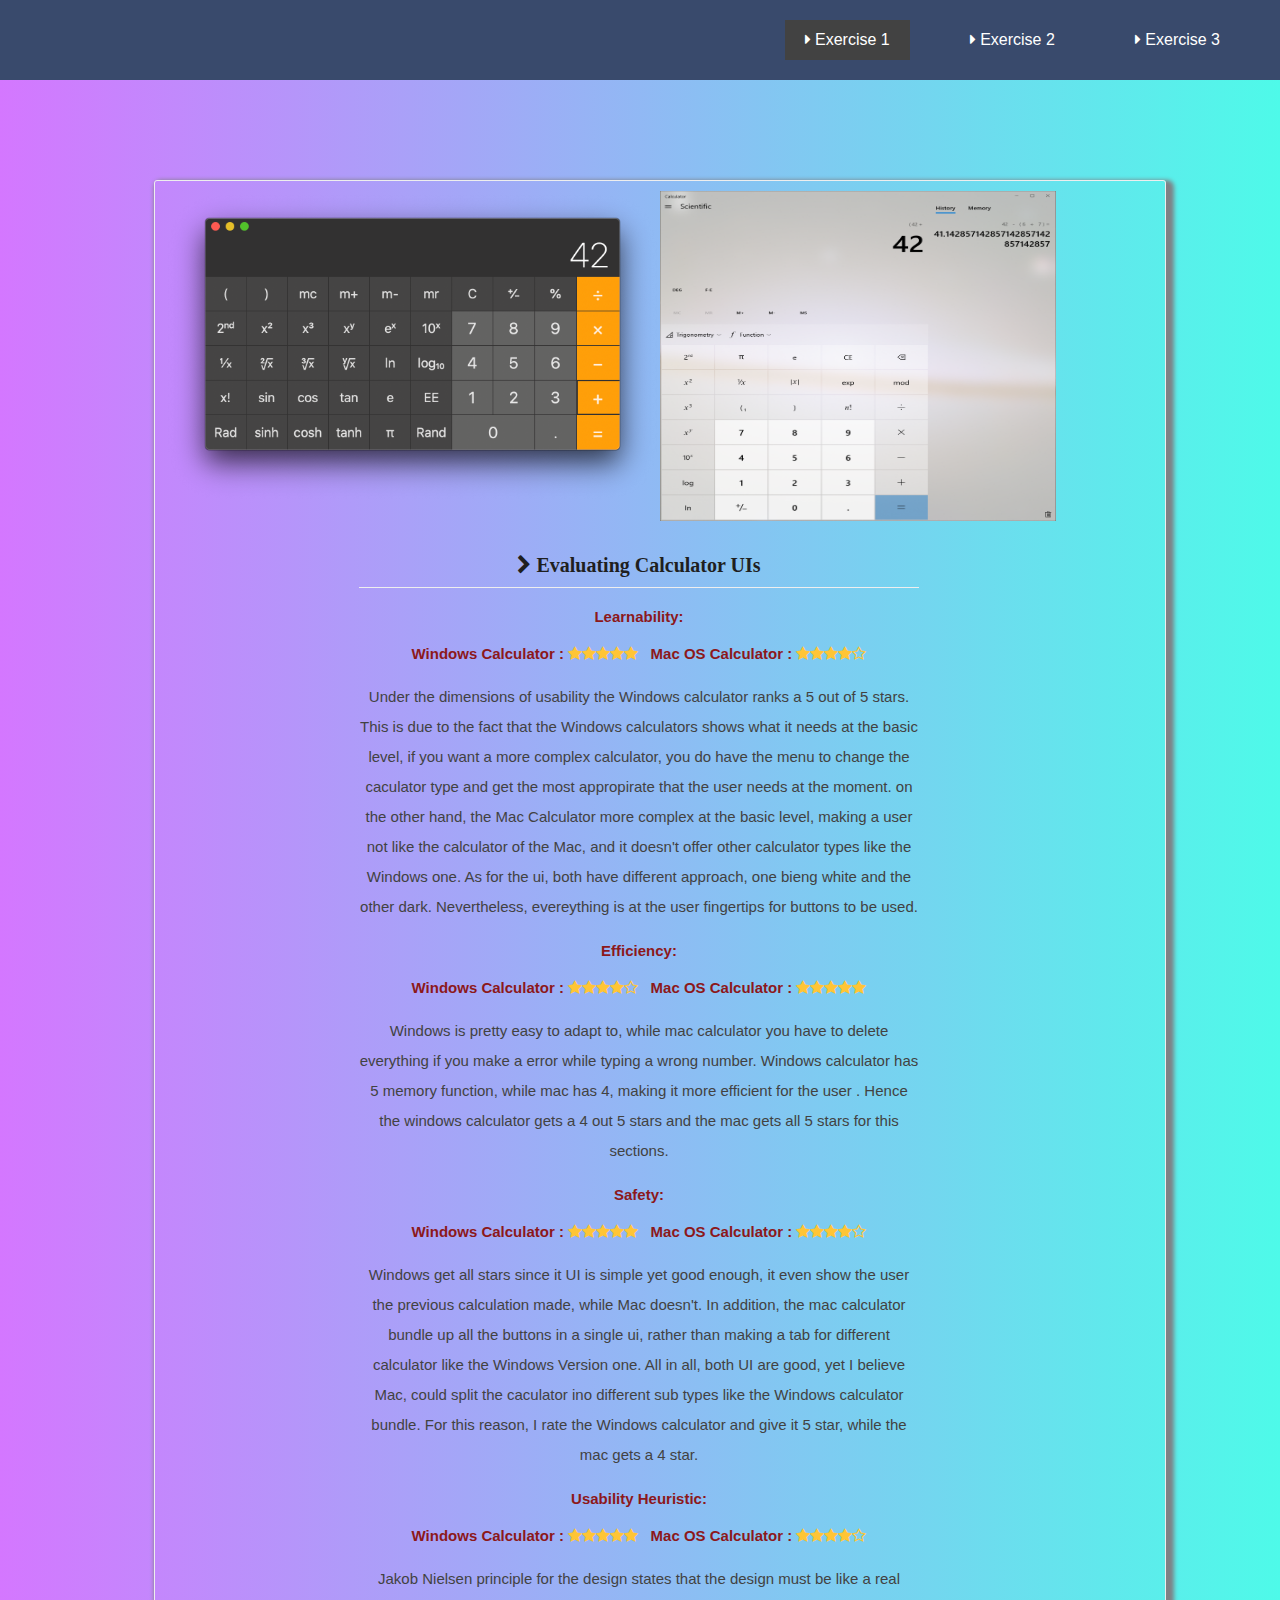
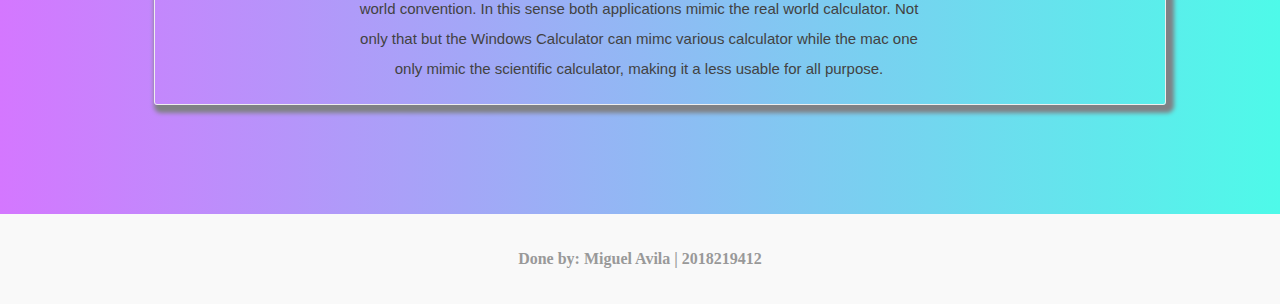
<file: exercise-1/index.html>
<!--CMPS3141-HCI - AS4-21S1
Collaborators:
Date: October 6, 2021
 -->
<!DOCTYPE html>
<html lang="en">

<head>
	<meta charset="UTF-8" />
	<title>Miguel Avila | Exercise 1</title>
	<link rel="stylesheet" href="../writeup.css" />
	<link rel="stylesheet" href="https://cdnjs.cloudflare.com/ajax/libs/font-awesome/4.7.0/css/font-awesome.min.css" />
</head>


<body>
	<nav>
		<a href="../exercise-3/index.html"><i class="fa fa-caret-right" aria-hidden="true"></i> Exercise 3</a>
		<a href="../exercise-2/index.html"><i class="fa fa-caret-right" aria-hidden="true"></i> Exercise 2</a>
		<a href="index.html" id="active"><i class="fa fa-caret-right" aria-hidden="true"></i> Exercise 1</a>
	</nav>
	<div class="wrapper">
		<!-- add a write up for two Calculators -->
		<div class="container card" style = "text-align: center;">
			<img src="./img/calc-osx.png" alt="mac calculator" style = "width: 50%; height: 50%;"> <img src="./img/calc-win10.png" alt="Win 10 calculator" style = "width: 40%;"> 
			<h2 style="margin: 10px 0px 10px 9rem;">
				<br>
				<i class="fa fa-chevron-right" aria-hidden="true"></i>
				Evaluating Calculator UIs
			</h2>

			<h3 style="margin: 10px 0px 10px 9rem;">
				Learnability:
				</h3> <h3 style="margin: 10px 0px 10px 9rem;"> Windows Calculator : <i class="fa fa-star" aria-hidden="true"></i><i class="fa fa-star" aria-hidden="true"></i><i class="fa fa-star" aria-hidden="true"></i><i class="fa fa-star" aria-hidden="true"></i><i
					class="fa fa-star" aria-hidden="true"></i> &nbsp;  Mac OS Calculator : <i class="fa fa-star" aria-hidden="true"></i><i class="fa fa-star" aria-hidden="true"></i><i class="fa fa-star" aria-hidden="true"></i><i class="fa fa-star" aria-hidden="true"></i><i class="fa fa-star-o"
						aria-hidden="true"></i>
			</h3>
			<p style="margin: 10px 0px 10px 9rem;">
				Under the dimensions of usability the Windows calculator ranks a 5 out of 5 stars. This is due to the fact that the Windows calculators
				shows what it needs at the basic level, if you want a more complex calculator, you do have the menu to change the caculator type and 
				get the most appropirate that the user needs at the moment. on the other hand, the Mac Calculator more complex at the basic level, making a user 
				not like the calculator of the Mac, and it doesn't offer other calculator types like the Windows one. As for the ui, both have different approach, one bieng 
				white and the other dark. Nevertheless, evereything is at the user fingertips for buttons to be used.
			</p>

			<h3 style="margin: 10px 0px 10px 9rem;">
				Efficiency:</h3>
				<h3 style="margin: 10px 0px 10px 9rem;">
				 Windows Calculator : <i class="fa fa-star" aria-hidden="true"></i><i class="fa fa-star" aria-hidden="true"></i><i
					class="fa fa-star" aria-hidden="true"></i><i class="fa fa-star" aria-hidden="true"></i><i class="fa fa-star-o"
					aria-hidden="true"></i> &nbsp; Mac OS Calculator : <i class="fa fa-star" aria-hidden="true"></i><i
					class="fa fa-star" aria-hidden="true"></i><i class="fa fa-star" aria-hidden="true"></i><i class="fa fa-star"
					aria-hidden="true"></i><i class="fa fa-star" aria-hidden="true"></i>
			</h3>
			<p style="margin: 10px 0px 10px 9rem;">
				Windows is pretty easy to adapt to, while mac calculator you have to delete everything if you make a error while typing a wrong 
				number. Windows calculator has 5 memory function, while mac has 4, making it more efficient for the user . Hence the windows calculator gets a 
				4 out 5 stars and the mac gets all 5 stars for this sections.
			</p>

			<h3 style="margin: 10px 0px 10px 9rem;">
				Safety:</h3>
			<h3 style="margin: 10px 0px 10px 9rem;">
				Windows Calculator : <i class="fa fa-star" aria-hidden="true"></i><i class="fa fa-star" aria-hidden="true"></i><i
					class="fa fa-star" aria-hidden="true"></i><i class="fa fa-star" aria-hidden="true"></i><i class="fa fa-star"
					aria-hidden="true"></i> &nbsp; Mac OS Calculator : <i class="fa fa-star" aria-hidden="true"></i><i
					class="fa fa-star" aria-hidden="true"></i><i class="fa fa-star" aria-hidden="true"></i><i class="fa fa-star"
					aria-hidden="true"></i><i class="fa fa-star-o" aria-hidden="true"></i>
			</h3>
			<p style="margin: 10px 0px 10px 9rem;">
				Windows get all stars since it UI is simple yet good enough, it even show the user the previous calculation made,
				while Mac doesn't. In addition, the mac calculator bundle up all the buttons
				in a single ui, rather than making a tab for different calculator like the Windows Version one. All in all, both UI
				are good, yet I believe Mac, could split the caculator ino different sub types like the Windows calculator bundle.
				For this reason, I rate the Windows calculator and give it 5 star, while the mac gets a 4 star.
			</p>

			<h3 style="margin: 10px 0px 10px 9rem;">
				Usability Heuristic:</h3>
			<h3 style="margin: 10px 0px 10px 9rem;">
				Windows Calculator : <i class="fa fa-star" aria-hidden="true"></i><i class="fa fa-star" aria-hidden="true"></i><i
					class="fa fa-star" aria-hidden="true"></i><i class="fa fa-star" aria-hidden="true"></i><i class="fa fa-star"
					aria-hidden="true"></i> &nbsp; Mac OS Calculator : <i class="fa fa-star" aria-hidden="true"></i><i
					class="fa fa-star" aria-hidden="true"></i><i class="fa fa-star" aria-hidden="true"></i><i class="fa fa-star"
					aria-hidden="true"></i><i class="fa fa-star-o" aria-hidden="true"></i>
			</h3>
			<p style="margin: 10px 0px 10px 9rem;">
				Jakob Nielsen principle for the design states that the design must be like a real world convention. In this 
				sense both applications mimic the real world calculator. Not only that but the Windows Calculator can mimc various 
				calculator while the mac one only mimic the scientific calculator, making it a less usable for all purpose.
			</p>
		</div>
		<!-- End for Calculators-->
	</div><!-- End of wrapper-->

	<footer>
		<div>
			<h4 id="credits">Done by: Miguel Avila | 2018219412 </h4>
		</div>
	</footer>
</body>

</html>
</file>
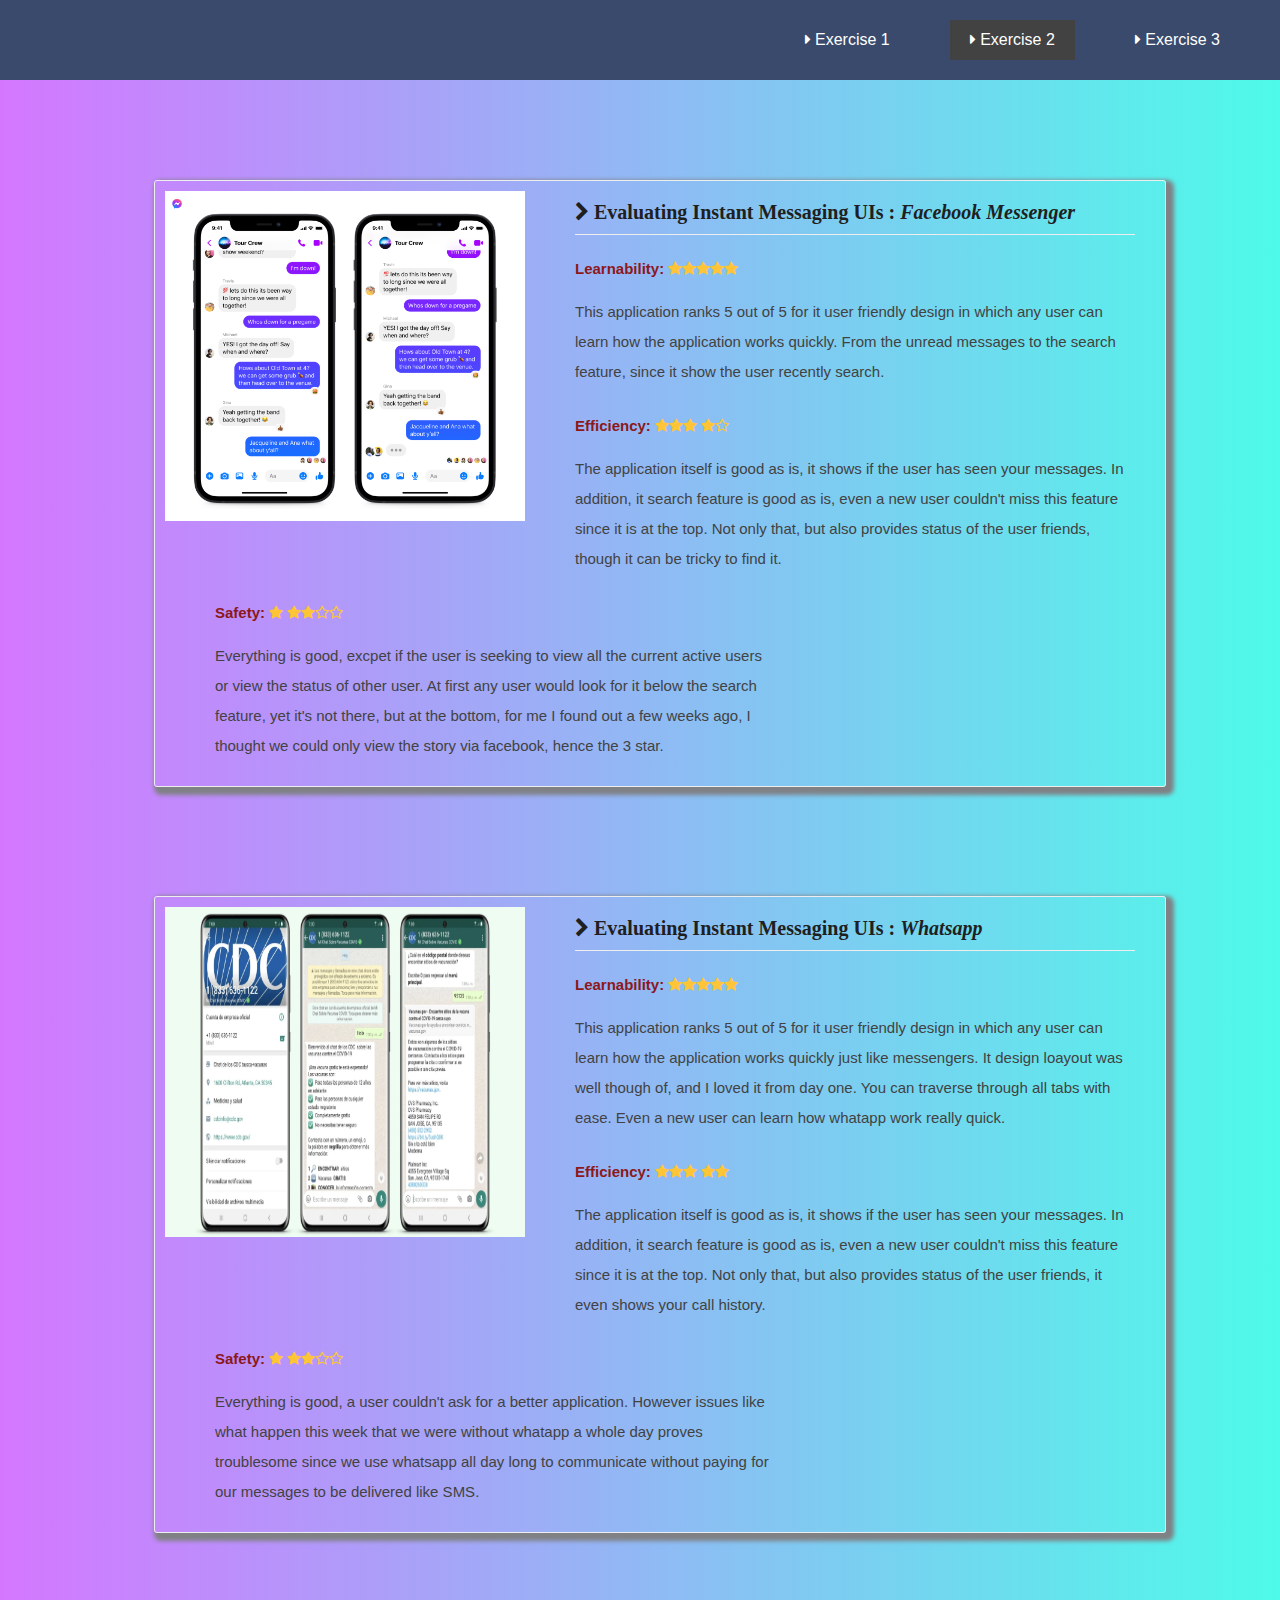
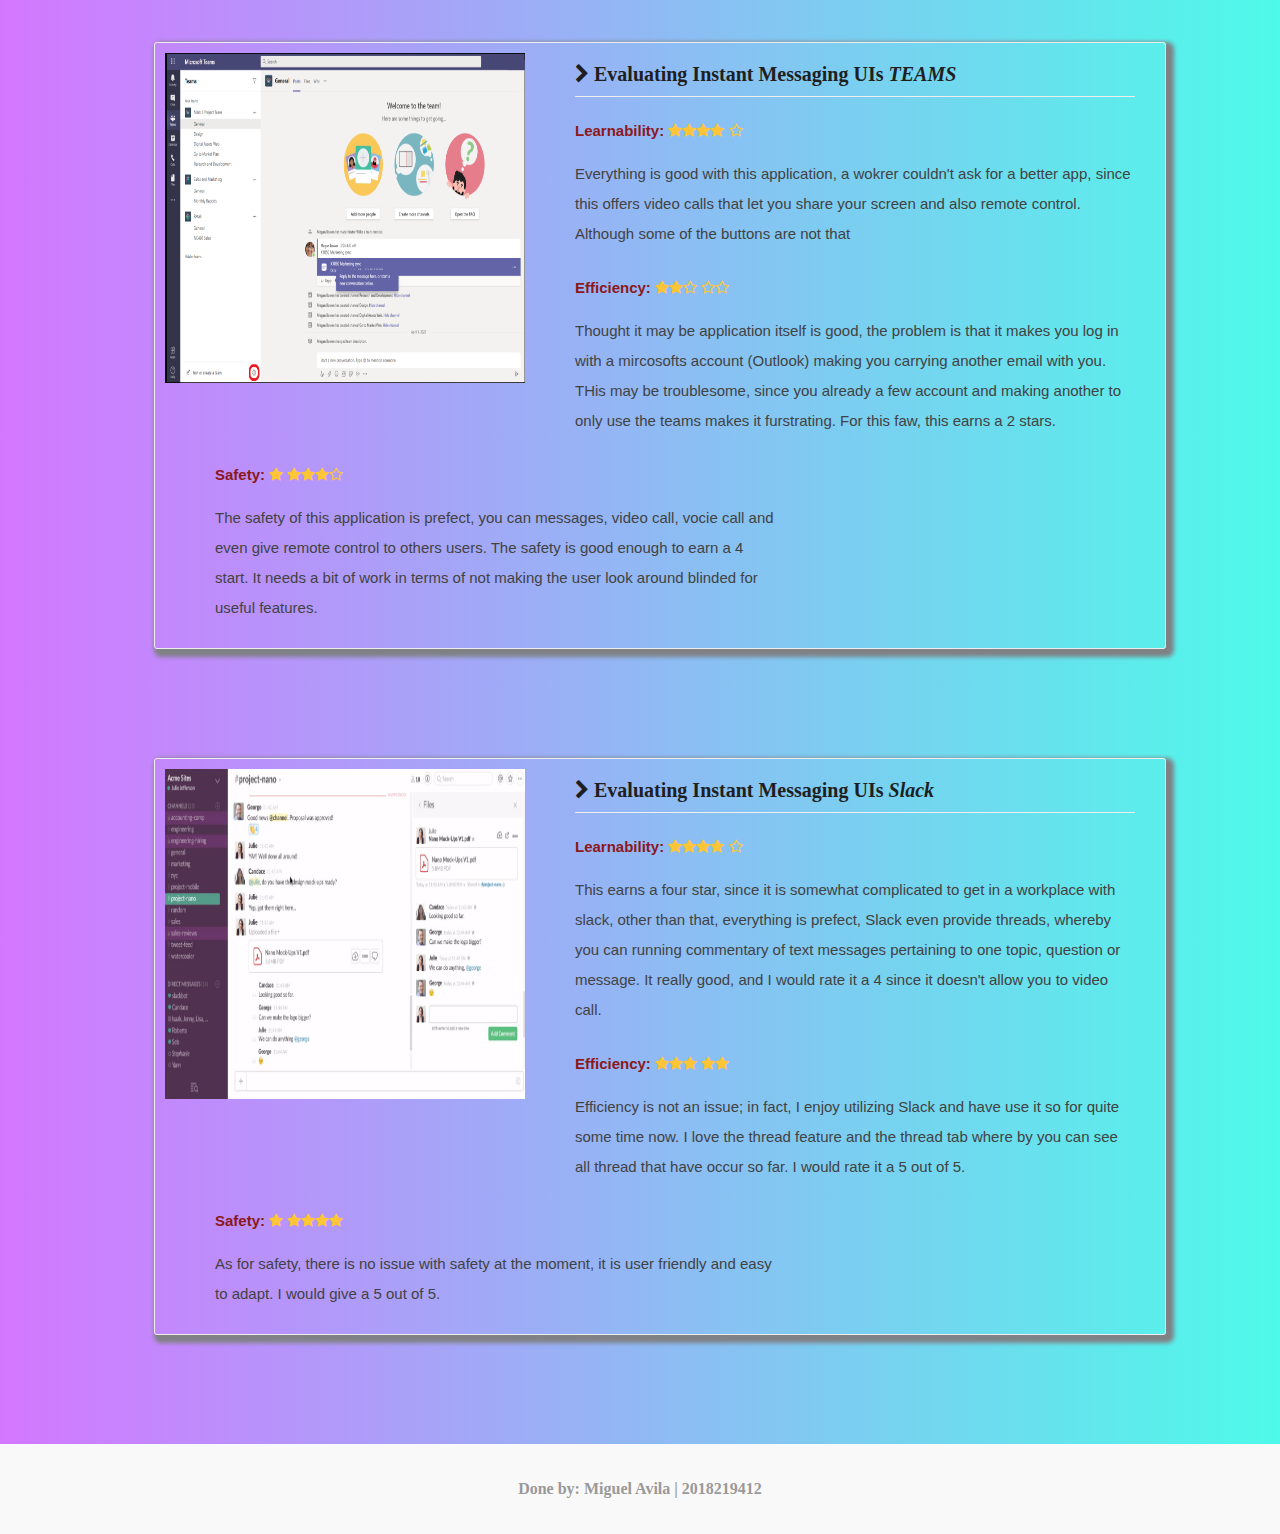
<file: exercise-2/index.html>
<!--CMPS3141-HCI - AS4-21S1
Collaborators: Federico
Date: October 6, 2021
 -->
<!DOCTYPE html>
<html lang="en">

<head>
	<meta charset="UTF-8" />
	<title>Miguel Avila | Exercise 2</title>
	<link rel="stylesheet" href="../writeup.css" />
	<link rel="stylesheet" href="https://cdnjs.cloudflare.com/ajax/libs/font-awesome/4.7.0/css/font-awesome.min.css" />
</head>

<body>
	<nav>
		<a href="../exercise-3/index.html"><i class="fa fa-caret-right" aria-hidden="true"></i> Exercise 3</a>
		<a href="index.html" id="active"><i class="fa fa-caret-right" aria-hidden="true"></i> Exercise 2</a>
		<a href="../exercise-1/index.html"><i class="fa fa-caret-right" aria-hidden="true"></i> Exercise 1</a>
	</nav>
<div class="wrapper">

	<!-- add a write up for Evaluating Instant Messaging UIs -->
	<div class="container card">
		<img src="./img/messagers.png"  alt="Messenger"/>
		<h2>
			<i class="fa fa-chevron-right" aria-hidden="true"></i>
			Evaluating Instant Messaging UIs : <em> Facebook Messenger </em>
		</h2>

		<h3>
			Learnability: <i class="fa fa-star" aria-hidden="true"></i><i class="fa fa-star" aria-hidden="true"></i><i
				class="fa fa-star" aria-hidden="true"></i><i class="fa fa-star" aria-hidden="true"></i><i class="fa fa-star" aria-hidden="true"></i>
		</h3>
		<p>
			This application ranks 5 out of 5
			for it user friendly design in which any user can learn how the application works quickly.
			From the unread messages to the search feature, since it show the user recently search.
		</p>

		<h3>
			Efficiency: <i class="fa fa-star" aria-hidden="true"></i><i class="fa fa-star" aria-hidden="true"></i><i
				class="fa fa-star" aria-hidden="true"></i>
			<i class="fa fa-star" aria-hidden="true"></i><i class="fa fa-star-o" aria-hidden="true"></i>
		</h3>
		<p>
			The application itself is good as is, it shows if the user has seen your messages. In addition, it search feature is good as is, even a new user couldn't miss this feature
			since it is at the top. Not only that, but also provides status of the user friends, though it can be tricky to find it. 
		</p>

		<h3>
			Safety:
			<i class="fa fa-star" aria-hidden="true"></i>
			<i class="fa fa-star" aria-hidden="true"></i><i class="fa fa-star" aria-hidden="true"></i><i
				class="fa fa-star-o" aria-hidden="true"></i><i class="fa fa-star-o" aria-hidden="true"></i>
		</h3>
		<p>
			Everything is good, excpet if the user is seeking to view all the current active users or view the status of other user. At first any user would look for it below the search feature, 
			yet it's not there, but at the bottom, for me I found out a few weeks ago, I thought we could only view the story via facebook, hence the 3 star.
		</p>
	</div>
	<!-- End of Evaluating Instant Messaging UIs-->


	<!-- add a write up for Evaluating Instant Messaging UIs -->
	<div class="container card">
		<img src="./img/whatsapp.jpg" alt="Whatsapp"/>
		<h2>
			<i class="fa fa-chevron-right" aria-hidden="true"></i>
			Evaluating Instant Messaging UIs : <em> Whatsapp </em>
		</h2>

		<h3>
			Learnability: <i class="fa fa-star" aria-hidden="true"></i><i class="fa fa-star" aria-hidden="true"></i><i
				class="fa fa-star" aria-hidden="true"></i><i class="fa fa-star" aria-hidden="true"></i><i class="fa fa-star"
				aria-hidden="true"></i>
		</h3>
		<p>
			This application ranks 5 out of 5
			for it user friendly design in which any user can learn how the application works quickly just like messengers.
			It design loayout was well though of, and I loved it from day one. You can traverse through all tabs with ease. Even a new user can  learn how whatapp work really quick.
		</p>

		<h3>
			Efficiency: <i class="fa fa-star" aria-hidden="true"></i><i class="fa fa-star" aria-hidden="true"></i><i
				class="fa fa-star" aria-hidden="true"></i>
			<i class="fa fa-star" aria-hidden="true"></i><i class="fa fa-star" aria-hidden="true"></i>
		</h3>
		<p>
			The application itself is good as is, it shows if the user has seen your messages. In addition, it search
			feature is good as is, even a new user couldn't miss this feature
			since it is at the top. Not only that, but also provides status of the user friends, it even shows your call history.
		</p>

		<h3>
			Safety:
			<i class="fa fa-star" aria-hidden="true"></i>
			<i class="fa fa-star" aria-hidden="true"></i><i class="fa fa-star" aria-hidden="true"></i><i
				class="fa fa-star-o" aria-hidden="true"></i><i class="fa fa-star-o" aria-hidden="true"></i>
		</h3>
		<p>
			Everything is good, a user couldn't ask for a better application. However issues like what happen this week that we were without whatapp a whole day 
			proves troublesome since we use whatsapp all day long to communicate without paying for our messages to be delivered like SMS.
		</p>
	</div>
	<!-- End of Evaluating Instant Messaging UIs-->




	<!-- add a write up for Evaluating Instant Messaging UIs -->
	<div class="container card">
		<img src="./img/teams.png" alt="teams"/>
		<h2>
			<i class="fa fa-chevron-right" aria-hidden="true"></i>
			Evaluating Instant Messaging UIs  <em> TEAMS </em>
		</h2>

		<h3>
			Learnability: <i class="fa fa-star" aria-hidden="true"></i><i class="fa fa-star" aria-hidden="true"></i><i
				class="fa fa-star" aria-hidden="true"></i><i class="fa fa-star" aria-hidden="true"></i>
			<i class="fa fa-star-o" aria-hidden="true"></i>
		</h3>
		<p>
			Everything is good with this application, a wokrer couldn't ask for a better app, since this offers video calls that let you share your screen and also remote control.
			Although some of the buttons are not that 
		</p>

		<h3>
			Efficiency: <i class="fa fa-star" aria-hidden="true"></i><i class="fa fa-star" aria-hidden="true"></i><i
				class="fa fa-star-o" aria-hidden="true"></i>
			<i class="fa fa-star-o" aria-hidden="true"></i><i class="fa fa-star-o" aria-hidden="true"></i>
		</h3>
		<p>
			Thought it may be application itself is good, the problem is that it makes you log in with a mircosofts account
			 (Outlook) making you carrying another email with you. THis may be troublesome, since you already a few account and making another to only use the
			 teams makes it furstrating. For this faw, this earns a 2 stars.
		</p>

		<h3>
			Safety:
			<i class="fa fa-star" aria-hidden="true"></i>
			<i class="fa fa-star" aria-hidden="true"></i><i class="fa fa-star" aria-hidden="true"></i><i
				class="fa fa-star" aria-hidden="true"></i><i class="fa fa-star-o" aria-hidden="true"></i>
		</h3>
		<p>
			The safety of this application is prefect, you can messages, video call, vocie call and even give remote control to others users. The safety is good enough
			to earn a 4 start. It needs a bit of work in terms of not making the user look around blinded for useful features. 
		</p>
	</div>
	<!-- End of Evaluating Instant Messaging UIs-->




	<!-- add a write up for Evaluating Instant Messaging UIs -->
	<div class="container card">
		<img src= "img/Slack.jpg" alt="Slack"/>
		<h2>
			<i class="fa fa-chevron-right" aria-hidden="true"></i>
			Evaluating Instant Messaging UIs <em> Slack </em>
		</h2>

		<h3>
			Learnability: <i class="fa fa-star" aria-hidden="true"></i><i class="fa fa-star" aria-hidden="true"></i><i
				class="fa fa-star" aria-hidden="true"></i><i class="fa fa-star" aria-hidden="true"></i>
			<i class="fa fa-star-o" aria-hidden="true"></i>
		</h3>
		<p>
			This earns a four star, since it is somewhat complicated to get in a workplace with slack, other than that, everything is prefect, Slack even provide 
			threads, whereby you can running commentary of text messages pertaining to one topic, question or message. It really good, and I would rate it a 4 since it doesn't allow you to video call.
		</p>

		<h3>
			Efficiency: <i class="fa fa-star" aria-hidden="true"></i><i class="fa fa-star" aria-hidden="true"></i><i
				class="fa fa-star" aria-hidden="true"></i>
			<i class="fa fa-star" aria-hidden="true"></i><i class="fa fa-star" aria-hidden="true"></i>
		</h3>
		<p>
			Efficiency is not an issue; in fact, I enjoy utilizing Slack and have use it so for quite some time now. I love the thread feature and the thread tab where by you can see all 
			thread that have occur so far. I would rate it a 5 out of 5.
		</p>

		<h3>
			Safety:
			<i class="fa fa-star" aria-hidden="true"></i>
			<i class="fa fa-star" aria-hidden="true"></i><i class="fa fa-star" aria-hidden="true"></i><i
				class="fa fa-star" aria-hidden="true"></i><i class="fa fa-star" aria-hidden="true"></i>
		</h3>
		<p>
			As for safety, there is no issue with safety at the moment, it is user friendly and easy to adapt. I would give a 5 out of 5.
		</p>
	</div>
	<!-- End of Evaluating Instant Messaging UIs-->
</div><!-- End of wrapper-->


	<footer>
		<div>
			<h4 id="credits">Done by: Miguel Avila | 2018219412 </h4>
		</div>
	</footer>
</body>

</html>
</file>
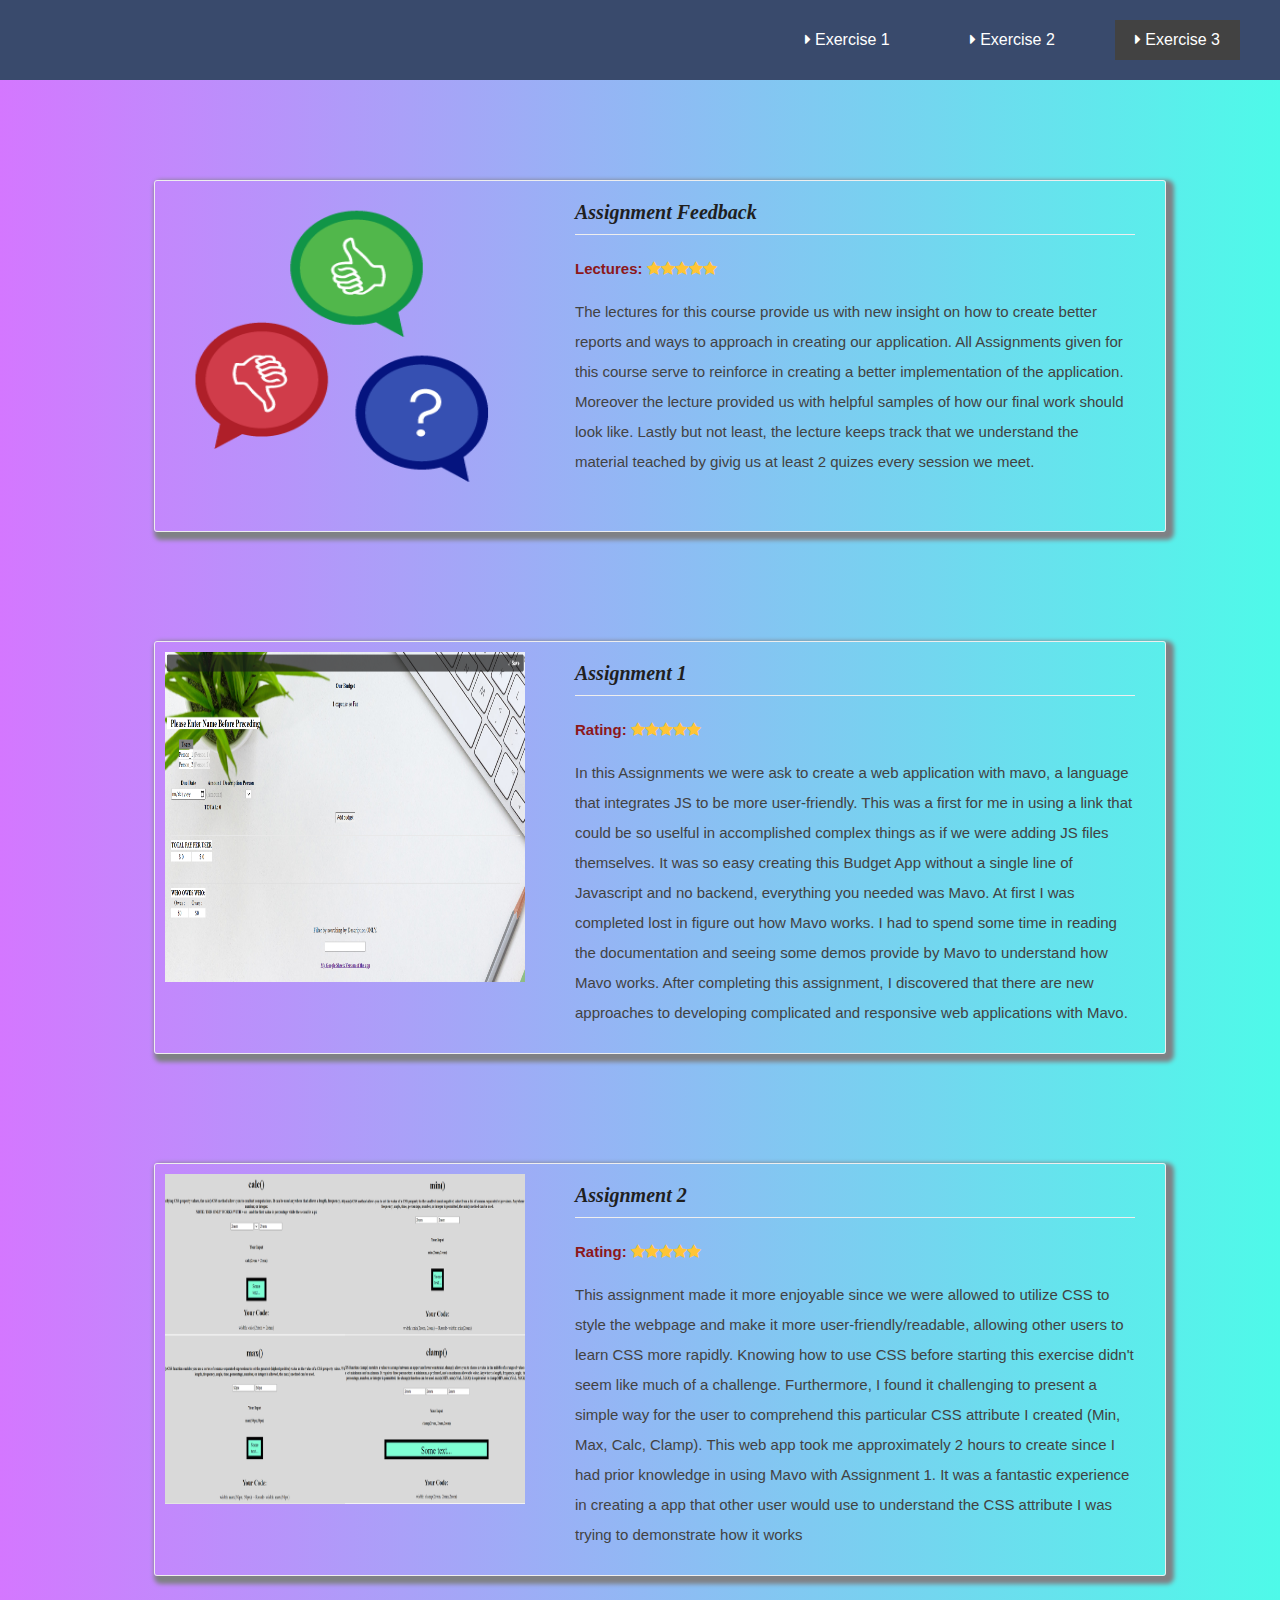
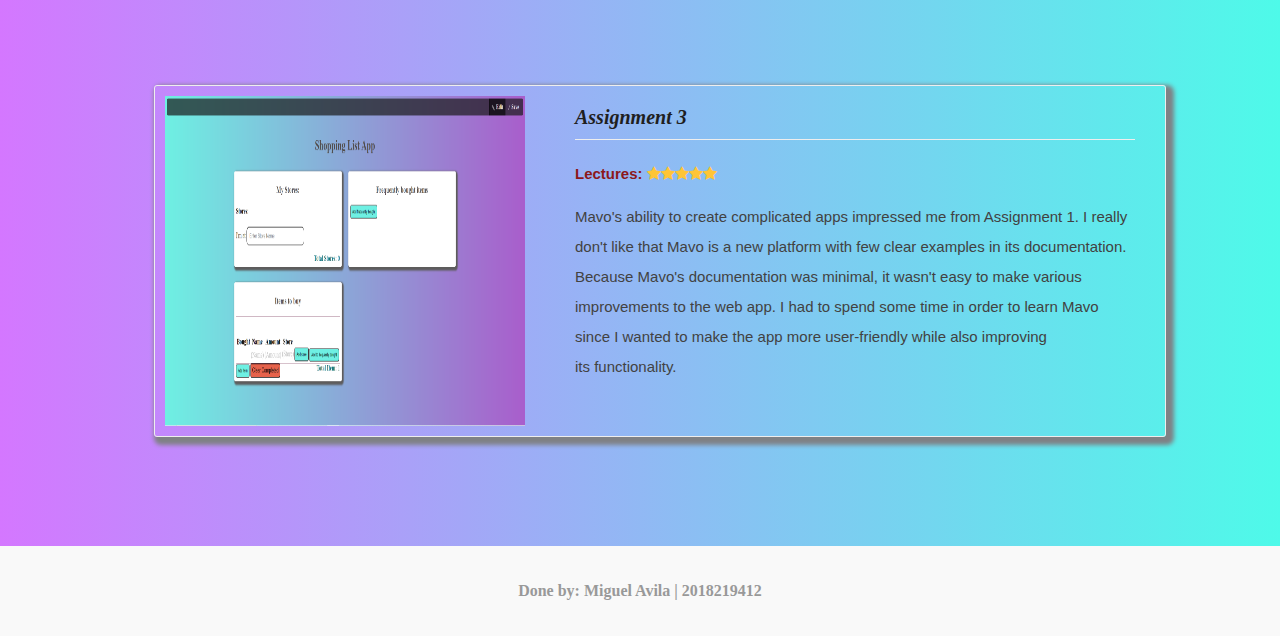
<file: exercise-3/index.html>
<!--CMPS3141-HCI - AS4-21S1
Collaborators: Federico
Date: October 6, 2021
 -->
<!DOCTYPE html>
<html lang="en">

<head>
	<meta charset="UTF-8" />
	<title>Miguel Avila | Exercise 3</title>
	<link rel="stylesheet" href="../writeup.css" />
	<link rel="stylesheet" href="https://cdnjs.cloudflare.com/ajax/libs/font-awesome/4.7.0/css/font-awesome.min.css" />
</head>

<body>
	<nav>
		<a href="index.html" id="active"><i class="fa fa-caret-right" aria-hidden="true"></i> Exercise 3</a>
		<a href="../exercise-2/index.html"><i class="fa fa-caret-right" aria-hidden="true"></i> Exercise 2</a>
		<a href="../exercise-1/index.html"><i class="fa fa-caret-right" aria-hidden="true"></i> Exercise 1</a>
	</nav>
	<div class="wrapper">
		<!-- add a write up for Feedback -->
		<div class="container card">
			<img src="./images/Feedback.png" alt="feedback" width="360">
			<h2>
				<em>Assignment Feedback</em>
			</h2>

			<h3>
				Lectures: <i class="fa fa-star" aria-hidden="true"></i><i class="fa fa-star" aria-hidden="true"></i><i class="fa fa-star" aria-hidden="true"></i><i class="fa fa-star" aria-hidden="true"></i><i class="fa fa-star" aria-hidden="true"></i>
			</h3>
			<p>
				The lectures for this course provide us with new insight on how to create better reports and ways to approach in creating our application. 
				All Assignments given for this course serve to reinforce in creating a better implementation of the application. Moreover the lecture provided
				us with helpful samples of how our final work should look like. Lastly but not least, the lecture keeps track that we understand the material teached by
				givig us at least 2 quizes every session we meet.
			</p>
		</div>
		<!-- End of Assignment Feedback -->

		<!-- add a write up for Feedback -->
		<div class="container card">
			<img src="./images/assign1.PNG" alt="Assignment 1" width="360">
			<h2>
				<em>Assignment 1</em>
			</h2>

			<h3>
				Rating: <i class="fa fa-star" aria-hidden="true"></i><i class="fa fa-star" aria-hidden="true"></i><i class="fa fa-star" aria-hidden="true"></i><i class="fa fa-star" aria-hidden="true"></i><i class="fa fa-star" aria-hidden="true"></i>
			</h3>
			<p>
				In this Assignments we were ask to create a web application with mavo, a language that integrates JS to be more user-friendly. 
				This was a first for me in using a link that could be so uselful in accomplished complex things as if we were adding JS files themselves. 
				It was so easy creating this Budget App without a single line of Javascript and no backend, everything you needed was Mavo.
				At first I was completed lost in figure out how Mavo works. I had to spend some time in reading the documentation
				and seeing some demos provide by Mavo to understand how Mavo works. After completing this assignment, I discovered that there are new approaches to developing complicated
				and responsive web applications with Mavo.
			</p>
		</div>
		
		<!-- End of Assignment Feedback -->

		<!-- add a write up for Feedback -->
		<div class="container card">
			<img src = "./images/assign2.png" alt="Assignment 2" width="360">
			<h2>
				<em>Assignment 2</em>
			</h2>

			<h3>
				Rating: <i class="fa fa-star" aria-hidden="true"></i><i class="fa fa-star" aria-hidden="true"></i><i class="fa fa-star" aria-hidden="true"></i><i class="fa fa-star" aria-hidden="true"></i><i class="fa fa-star" aria-hidden="true"></i>
			</h3>
			<p>
				This assignment made it more enjoyable since we were allowed to utilize CSS to style the webpage and make it more
				user-friendly/readable, allowing other users to learn CSS more rapidly. 
				Knowing how to use CSS before starting this exercise didn't seem like much of a challenge. Furthermore, I found it
				challenging to present a simple way for the user to comprehend this particular CSS attribute I created (Min, Max, Calc,
				Clamp). This web app took me approximately 2 hours to create since I had prior knowledge in using Mavo with Assignment
				1. It was a fantastic experience in creating a app that other user would use to understand the CSS attribute I was trying to demonstrate how it works
			</p>
		</div>
		<!-- End of Assignment Feedback -->


		<!-- add a write up for Feedback -->
		<div class="container card">
			<img src="./images/assign3.PNG" alt="Assignment 3" width="360">
			<h2>
				<em>Assignment 3</em>
			</h2>

			<h3>
				Lectures: <i class="fa fa-star" aria-hidden="true"></i><i class="fa fa-star" aria-hidden="true"></i><i class="fa fa-star"
					aria-hidden="true"></i><i class="fa fa-star" aria-hidden="true"></i><i class="fa fa-star" aria-hidden="true"></i>
			</h3>
			<p>
				Mavo's ability to create complicated apps impressed me from Assignment 1. I really don't like that Mavo is a new
				platform with few clear examples in its documentation. Because Mavo's documentation was minimal, it wasn't easy to make
				various improvements to the web app. I had to spend some time in order to learn Mavo since I wanted to make the app more
				user-friendly while also improving its functionality.
			</p>
		</div>
		<!-- End of Assignment Feedback -->
	</div><!-- End of wrapper-->




	<footer>
		<div> <h4 id="credits">Done by: Miguel Avila | 2018219412  </h4></div>
	</footer>
</body>

</html>
</file>
<file: writeup.css>
/* 
CMPS3141-HCI - AS4
Collaborators:
Date:
 
css for all of your write ups here 
*/

img {
  position: center;
  float: left;
  width: 360px;
  height: 330px;
  margin: 0;
  padding: 0;
  border: 0;
  font-size: 100%;
  font: inherit;
}

body {
  background: linear-gradient(to right, #d477ff, #4efae9);
  margin: 0;
  padding: 0;
  border: 0;
  font-size: 100%;
  font: inherit;
}
.grid {
  display: grid;
  justify-content: center;
  align-items: center;
  min-width: 100vh;
  margin: 0.5em;
  padding: 0.5rem;
}
.card {
  box-shadow: 4px 4px 4px 4px #7f8185;
  z-index: 2;
  padding: 0.5rem;
  margin: 0.5em;
  border-radius: 5px;
  font-size: 18px;
}

nav {
  float: left;
  width: 100%;
  line-height: 30px;
  background: #394a6c;
  color: rgb(98, 103, 196);
  padding: 20px 0;
}
nav a {
  position: relative;
  float: right;
  padding: 5px 20px;
  margin-right: 40px;
  text-decoration: none;
  font-family: "Quicksand", sans-serif;
  color: #fff;
}
nav #active {
  color: #fff;
  background: #424242;
  border: 30%;
}

iframe {
  position: relative;
  float: left;
}
.wrapper {
  margin: 0 auto;
  width: 990px;
}

.container {
  position: relative;
  float: left;
  width: 100%;
  height: auto;
  margin-top: 100px;
  padding: 10px;
  border: 1px solid #eee;
  border-radius: 3px;
}

article {
  position: relative;
  float: left;
  width: 330px;
  height: 200px;
  margin: 40px 5px;
  background-color: #333;
}

h2 {
  position: relative;
  float: left;
  left: 50px;
  width: 560px;
  font-family: "Merriweather", serif;
  font-size: 20px;
  font-weight: 700;
  color: #1f1f1f;
  border-bottom: 1px solid #eee;
  margin: 10px 0px 10px 0px;
  padding-bottom: 10px;
}
h2 a {
  position: relative;
  float: left;
  width: 100%;
  font-size: 12px;
  margin-top: 10px;
}
h3 {
  position: relative;
  float: left;
  left: 50px;
  width: 560px;
  color: #8c181b;
  font-family: "Quicksand", sans-serif;
  font-size: 15px;
  font-weight: 700;
  margin: 15px 0px 5px 0px;
}
.fa-star,
.fa-star-o,
.fa-check-circle {
  color: #ffc536;
}
p {
  position: relative;
  float: left;
  left: 50px;
  width: 560px;
  font-family: "Quicksand", sans-serif;
  font-size: 15px;
  line-height: 30px;
  color: rgb(66, 66, 66);
}
img {
  position: relative;
  float: left;
  width: 360px;
}

h3 #credits {
  position: relative;
  text-align: center;
  padding-right: 30px;
  width: auto !important;
}

footer {
  position: relative;
  float: left;
  width: 100%;
  height: 60px;
  padding-top: 15px;
  padding-bottom: 15px;
  margin-top: 100px;
  color: #999;
  background-color: #f9f9f9;
  text-align: center;
}
</file>
